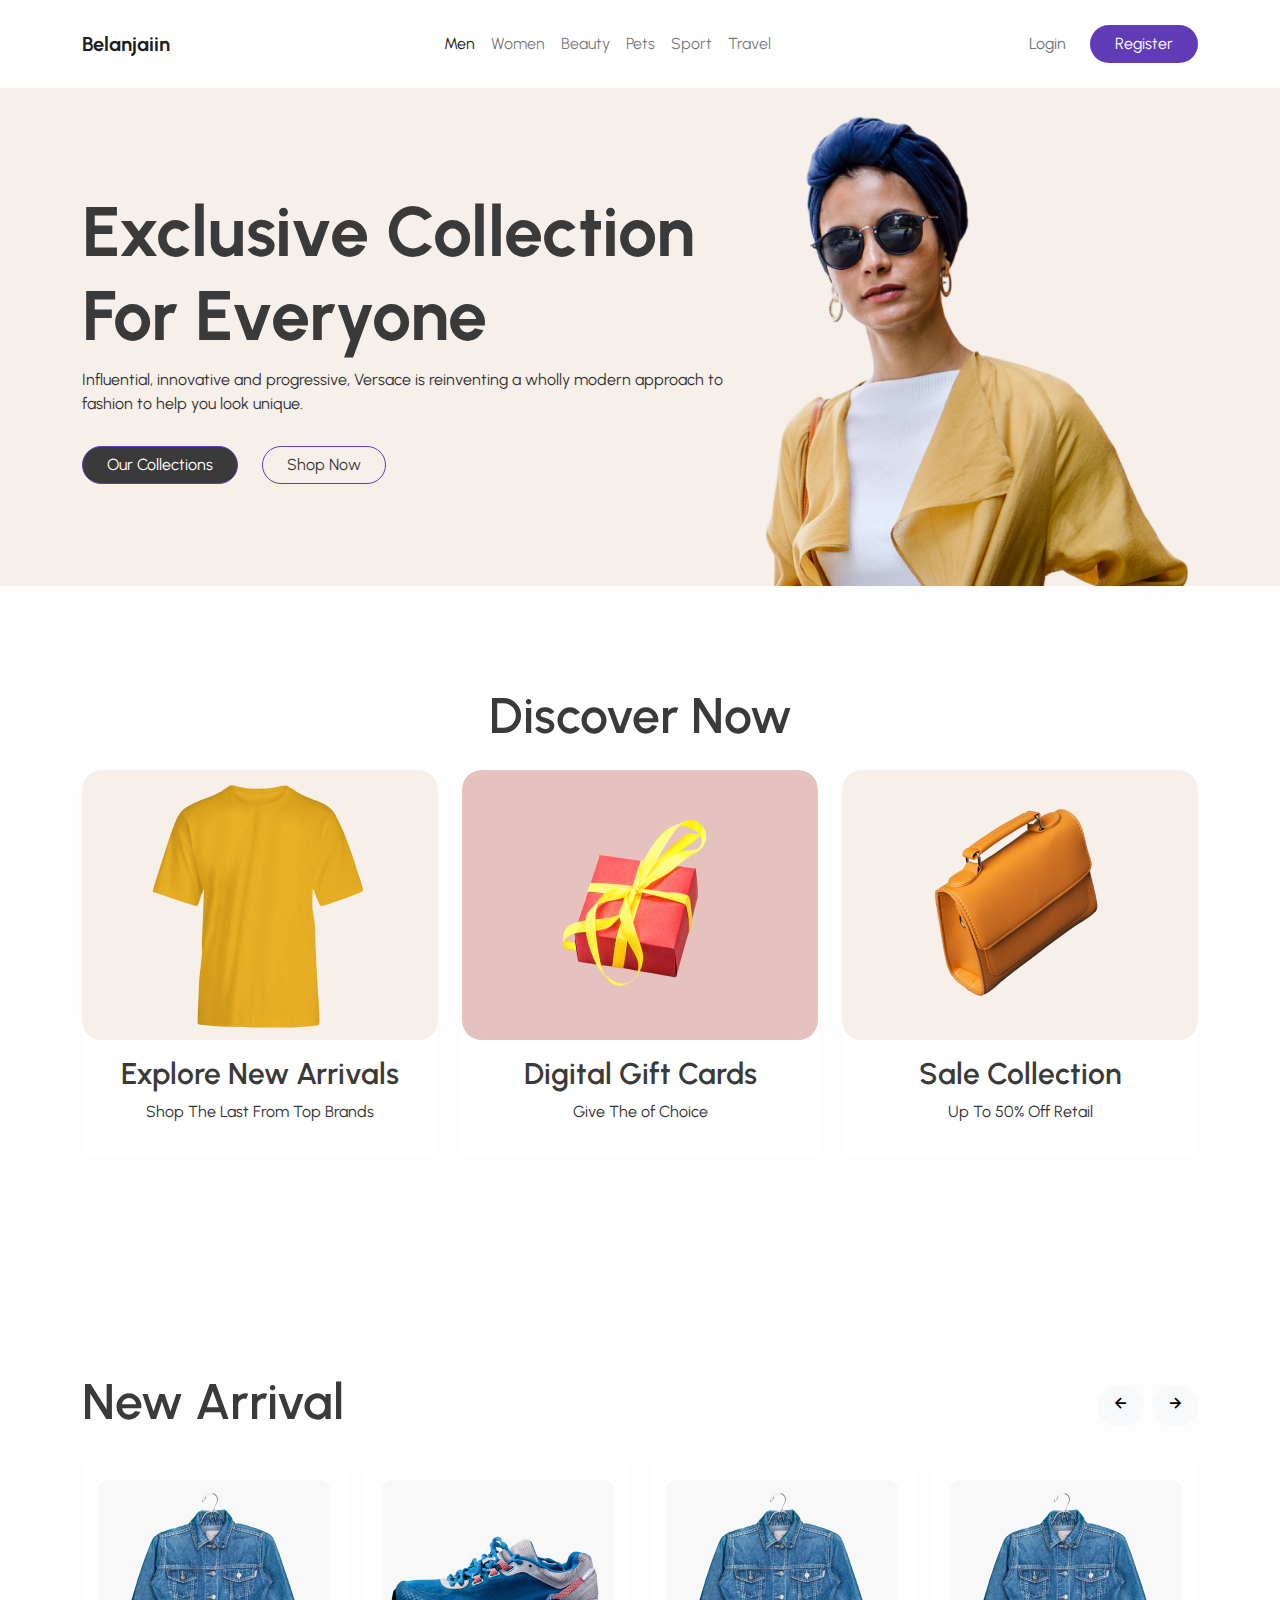
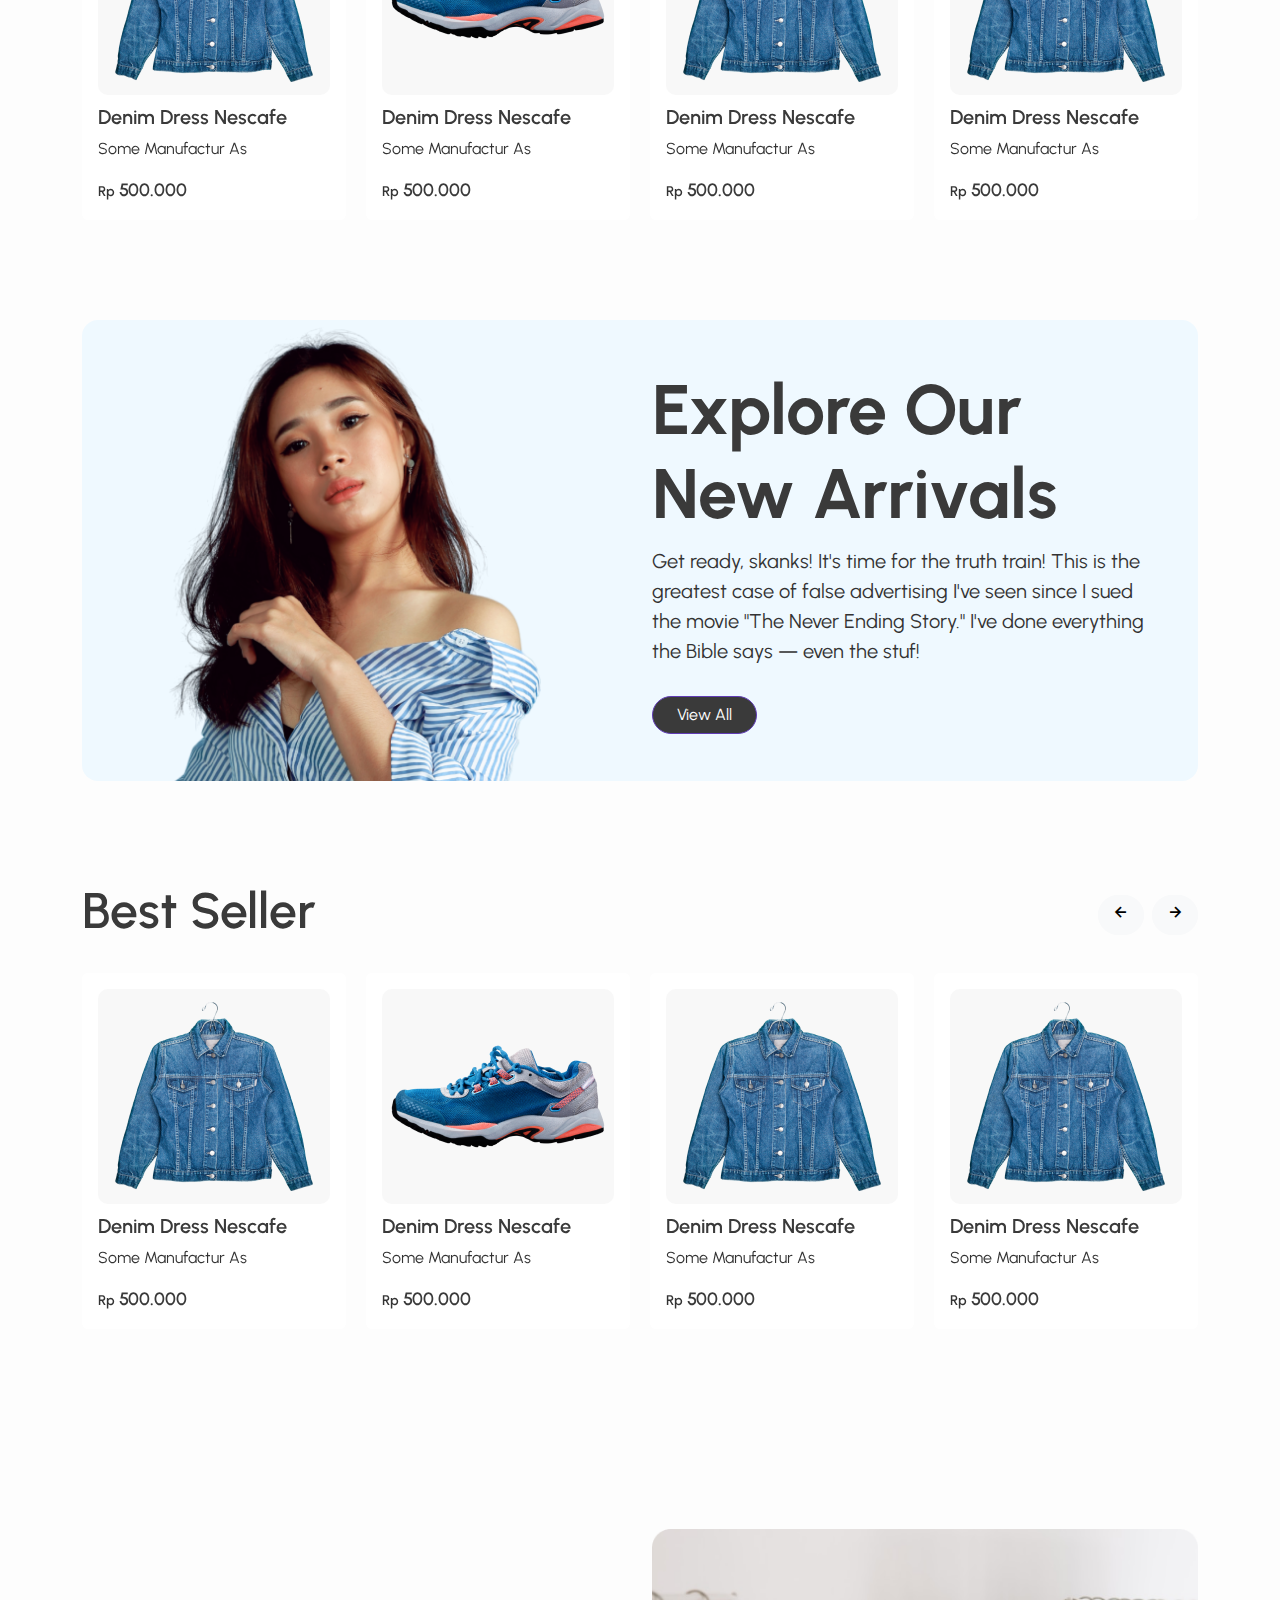
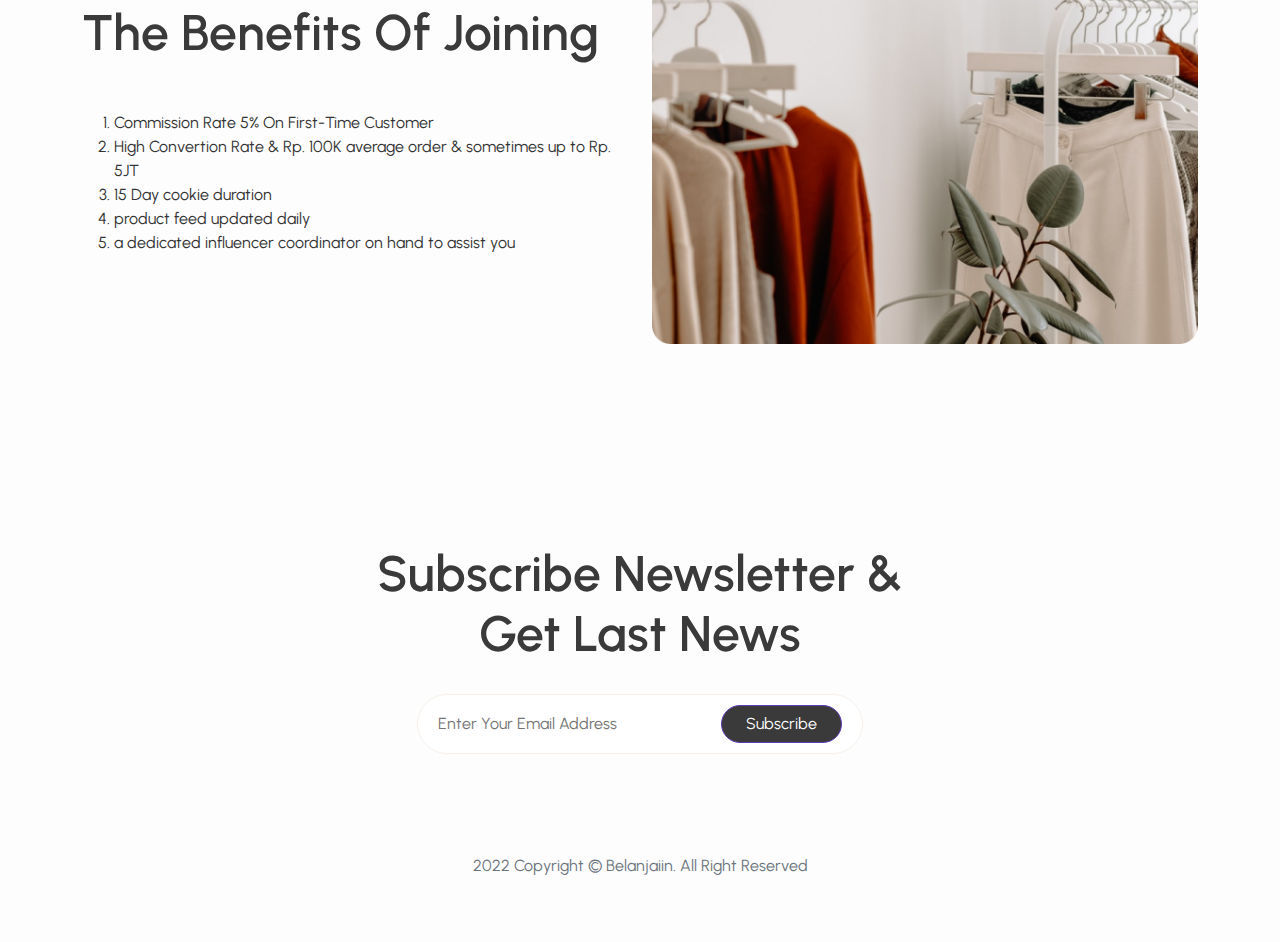
<file: index.html>
<!DOCTYPE html>
<html lang="en">

<head>
    <meta charset="UTF-8">
    <meta http-equiv="X-UA-Compatible" content="IE=edge">
    <meta name="viewport" content="width=device-width, initial-scale=1.0">
    <title>Belanjaiin - Ecommerce Terpercaya</title>

    <link rel="stylesheet" href="vendors/bootstrap/css/bootstrap.min.css">
    <link rel="stylesheet" href="vendors/boxicons-2.1.2/css/boxicons.min.css">
    <link rel="stylesheet" href="vendors/swiperjs/swiper-bundle.min.css">
    <link rel="stylesheet" href="styles/style.css">
</head>

<body>

    <!-- CODINGAN UNTUK NAVIGASI BAR -->
    <nav class="navbar navbar-expand-lg bg-white py-4">
        <div class="container">
            <!-- DUA JENIS CONTAINER, CONTAINER DAN CONTAINER FLUID. KALAU CONTAINER AJA, JARAKNYA AKAN BANYAK.
                KALAU CONTAINER FLUID, DIA AKAN DIKIT JARAKNYA -->
            <a class="navbar-brand fw-bold" href="#">Belanjaiin</a>
            <button class="navbar-toggler" type="button" data-bs-toggle="collapse"
                data-bs-target="#navbarSupportedContent" aria-controls="navbarSupportedContent" aria-expanded="false"
                aria-label="Toggle navigation">
                <span class="navbar-toggler-icon"></span>
            </button>
            <div class="collapse navbar-collapse" id="navbarSupportedContent">
                <ul class="navbar-nav mx-auto mb-2 mb-lg-0">
                    <li class="nav-item">
                        <a class="nav-link active" aria-current="page" href="#">Men</a>
                    </li>
                    <li class="nav-item">
                        <a class="nav-link" href="#">Women</a>
                    </li>
                    <li class="nav-item">
                        <a class="nav-link" href="#">Beauty</a>
                    </li>
                    <li class="nav-item">
                        <a class="nav-link" href="#">Pets</a>
                    </li>
                    <li class="nav-item">
                        <a class="nav-link" href="#">Sport</a>
                    </li>
                    <li class="nav-item">
                        <a class="nav-link" href="#">Travel</a>
                    </li>
                </ul>
                <div class="d-flex align-items-center gap-4">
                    <a href="#" class="text-secondary">Login</a>
                    <a href="#" class="btn btn-primary-store rounded-5 px-4">Register</a>
                </div>
            </div>
        </div>
    </nav>
    <!-- TUTUP NAVIGASI BAR -->

    <!-- CODINGAN UNTUK HEADER -->
    <div class="header">
        <div class="container">
            <div class="row align-items-center">
                <div class="col-md-7">
                    <h1 class="header-title">Exclusive Collection For Everyone</h1>
                    <p class="header-description">
                        Influential, innovative and progressive, Versace is reinventing
                        a wholly modern approach to fashion to help you look unique.
                    </p>
                    <div class="d-flex align-items-center gap-4">
                        <a href="#" class="btn btn-black rounded-5 px-4">Our Collections</a>
                        <a href="#" class="btn btn-outline-primary-store rounded-5 px-4">Shop Now</a>
                    </div>
                </div>
                <div class="col-md-5">
                    <img src="images/header-image.png" alt="Header Lalala" class="header-image">
                </div>
            </div>
        </div>
    </div>
    <!-- TUTUP CODINGAN UNTUK HEADER -->

    <!-- DISCOVER -->
    <section class="discover">
        <div class="container">
            <h2 class="section-title text-center mb-4">Discover Now</h2>

            <div class="row">
                <div class="col-md-4">
                    <div class="card text-center border-0 mb-3">
                        <img src="images/explore.png" class="card-img-top" alt="">

                        <div class="card-body">
                            <h5 class="card-title">Explore New Arrivals</h5>
                            <p class="section-description">
                                Shop The Last From Top Brands
                            </p>
                        </div>
                    </div>
                </div>
                <div class="col-md-4">
                    <div class="card text-center border-0 mb-3">
                        <img src="images/gift.png" class="card-img-top" alt="">

                        <div class="card-body">
                            <h5 class="card-title">Digital Gift Cards</h5>
                            <p class="section-description">
                                Give The of Choice
                            </p>
                        </div>
                    </div>
                </div>
                <div class="col-md-4">
                    <div class="card text-center border-0 mb-3">
                        <img src="images/sale.png" class="card-img-top" alt="">

                        <div class="card-body">
                            <h5 class="card-title">Sale Collection</h5>
                            <p class="section-description">
                                Up To 50% Off Retail
                            </p>
                        </div>
                    </div>
                </div>
            </div>
        </div>
    </section>
    <!-- TUTUP DISCOVER -->



    <!-- CODINGAN UNTUK ARRIVAL -->
    <section class="arrival">
        <div class="container">
            <div class="row align-items-center justify-content-between header-section mb-4">
                <h2 class="section-title col-md-7">New Arrival</h2>

                <div class="col-md-5">
                    <div class="d-flex align-items-center gap-2 float-end">
                        <button class="btn btn-light rounded-5" id="btnPrevArrival">
                            <i class='bx bx-left-arrow-alt fs-5'></i>
                        </button>
                        <button class="btn btn-light rounded-5" id="btnNextArrival">
                            <i class='bx bx-right-arrow-alt fs-5'></i>
                        </button>
                    </div>
                </div>
            </div>

            <div class="swiper" id="newArrival">
                <div class="swiper-wrapper">
                    <div class="swiper-slide">
                        <div class="card bg-white border-0">
                            <div class="card-body">
                                <img src="images/denim.png" class="product-image" alt="">
                                <h4 class="product-title">Denim Dress Nescafe</h4>
                                <p class="product-info">Some Manufactur As</p>

                                <div class="d-flex justify-content-between">
                                    <div class="product-price">
                                        <span>Rp</span> 500.000
                                    </div>
                                </div>
                            </div>
                        </div>
                    </div>
                    <div class="swiper-slide">
                        <div class="card bg-white border-0">
                            <div class="card-body">
                                <img src="images/sepatu.png" class="product-image" alt="">
                                <h4 class="product-title">Denim Dress Nescafe</h4>
                                <p class="product-info">Some Manufactur As</p>

                                <div class="d-flex justify-content-between">
                                    <div class="product-price">
                                        <span>Rp</span> 500.000
                                    </div>
                                </div>
                            </div>
                        </div>
                    </div>
                    <div class="swiper-slide">
                        <div class="card bg-white border-0">
                            <div class="card-body">
                                <img src="images/denim.png" class="product-image" alt="">
                                <h4 class="product-title">Denim Dress Nescafe</h4>
                                <p class="product-info">Some Manufactur As</p>

                                <div class="d-flex justify-content-between">
                                    <div class="product-price">
                                        <span>Rp</span> 500.000
                                    </div>
                                </div>
                            </div>
                        </div>
                    </div>
                    <div class="swiper-slide">
                        <div class="card bg-white border-0">
                            <div class="card-body">
                                <img src="images/denim.png" class="product-image" alt="">
                                <h4 class="product-title">Denim Dress Nescafe</h4>
                                <p class="product-info">Some Manufactur As</p>

                                <div class="d-flex justify-content-between">
                                    <div class="product-price">
                                        <span>Rp</span> 500.000
                                    </div>
                                </div>
                            </div>
                        </div>
                    </div>
                    <div class="swiper-slide">
                        <div class="card bg-white border-0">
                            <div class="card-body">
                                <img src="images/denim.png" class="product-image" alt="">
                                <h4 class="product-title">Denim Dress Nescafe</h4>
                                <p class="product-info">Some Manufactur As</p>

                                <div class="d-flex justify-content-between">
                                    <div class="product-price">
                                        <span>Rp</span> 500.000
                                    </div>
                                </div>
                            </div>
                        </div>
                    </div>
                </div>
            </div>
        </div>
    </section>
    <!-- TUTUP CODINGAN UNTUK ARRIVAL -->



    <!-- CODINGAN UNTUK ExPLORE NOW -->
    <div class="container">
        <div class="header px-5 rounded-4" style="background-color: #EFF9FF">
            <div class="row align-items-center justify-content-between">
                <div class="col-md-5">
                    <img src="images/explore-image.png" alt="Header Lalala" class="header-image">
                </div>
                <div class="col-md-6">
                    <h1 class="header-title">Explore Our New Arrivals</h1>
                    <p class="header-description fs-5">
                        Get ready, skanks! It's time for the truth train! This is the greatest case of false
                        advertising I've seen since I sued the movie
                        "The Never Ending Story." I've done everything the Bible says — even the stuf!
                    </p>
                    <div class="d-flex align-items-center gap-4">
                        <a href="#" class="btn btn-black rounded-5 px-4">View All</a>
                    </div>
                </div>
            </div>
        </div>
    </div>
    <!-- TUTUP CODINGAN UNTUK EKSPLORE -->


    <!-- CODINGAN UNTK BEST SELLER -->
    <section class="arrival">
        <div class="container">
            <div class="row align-items-center justify-content-between header-section mb-4">
                <h2 class="section-title col-md-7">Best Seller</h2>

                <div class="col-md-5">
                    <div class="d-flex align-items-center gap-2 float-end">
                        <button class="btn btn-light rounded-5" id="btnPrevBestSeller">
                            <i class='bx bx-left-arrow-alt fs-5'></i>
                        </button>
                        <button class="btn btn-light rounded-5" id="btnNextBestSeller">
                            <i class='bx bx-right-arrow-alt fs-5'></i>
                        </button>
                    </div>
                </div>
            </div>

            <div class="swiper" id="bestSeller">
                <div class="swiper-wrapper">
                    <div class="swiper-slide">
                        <div class="card bg-white border-0">
                            <div class="card-body">
                                <img src="images/denim.png" class="product-image" alt="">
                                <h4 class="product-title">Denim Dress Nescafe</h4>
                                <p class="product-info">Some Manufactur As</p>

                                <div class="d-flex justify-content-between">
                                    <div class="product-price">
                                        <span>Rp</span> 500.000
                                    </div>
                                </div>
                            </div>
                        </div>
                    </div>
                    <div class="swiper-slide">
                        <div class="card bg-white border-0">
                            <div class="card-body">
                                <img src="images/sepatu.png" class="product-image" alt="">
                                <h4 class="product-title">Denim Dress Nescafe</h4>
                                <p class="product-info">Some Manufactur As</p>

                                <div class="d-flex justify-content-between">
                                    <div class="product-price">
                                        <span>Rp</span> 500.000
                                    </div>
                                </div>
                            </div>
                        </div>
                    </div>
                    <div class="swiper-slide">
                        <div class="card bg-white border-0">
                            <div class="card-body">
                                <img src="images/denim.png" class="product-image" alt="">
                                <h4 class="product-title">Denim Dress Nescafe</h4>
                                <p class="product-info">Some Manufactur As</p>

                                <div class="d-flex justify-content-between">
                                    <div class="product-price">
                                        <span>Rp</span> 500.000
                                    </div>
                                </div>
                            </div>
                        </div>
                    </div>
                    <div class="swiper-slide">
                        <div class="card bg-white border-0">
                            <div class="card-body">
                                <img src="images/denim.png" class="product-image" alt="">
                                <h4 class="product-title">Denim Dress Nescafe</h4>
                                <p class="product-info">Some Manufactur As</p>

                                <div class="d-flex justify-content-between">
                                    <div class="product-price">
                                        <span>Rp</span> 500.000
                                    </div>
                                </div>
                            </div>
                        </div>
                    </div>
                    <div class="swiper-slide">
                        <div class="card bg-white border-0">
                            <div class="card-body">
                                <img src="images/denim.png" class="product-image" alt="">
                                <h4 class="product-title">Denim Dress Nescafe</h4>
                                <p class="product-info">Some Manufactur As</p>

                                <div class="d-flex justify-content-between">
                                    <div class="product-price">
                                        <span>Rp</span> 500.000
                                    </div>
                                </div>
                            </div>
                        </div>
                    </div>
                </div>
            </div>
        </div>
    </section>
    <!-- TUTUP CODINGAN UNTUK BEST SELLER -->

    
    
    <!-- BENEFIT -->
    <section class="benefits">
        <div class="container">
            <div class="row align-items-center">
                <div class="col-md-6">
                    <h2 class="section-title">The Benefits Of Joining</h2>

                    <ol class="mt-5 section-description">
                        <li>Commission Rate 5% On First-Time Customer</li>
                        <li>High Convertion Rate & Rp. 100K average order & sometimes up to Rp. 5JT</li>
                        <li>15 Day cookie duration</li>
                        <li>product feed updated daily</li>
                        <li>a dedicated influencer coordinator on hand to assist you</li>
                    </ol>
                </div>
                <div class="col-md-6">
                    <img src="images/benefit-image.png" alt="" class="benefit-image rounded-3">
                </div>
            </div>
        </div>
    </section>
    <!-- TUTUP BENEFIT -->

    

    <!-- CODINGAN UNTUK SUBSCRIBE -->
    <section class="subscribe">
        <div class="container">
            <h1 class="section-title text-center">Subscribe Newsletter & <br/> Get Last News</h1>

            <form action="#" method="get" class="form-subscribe">
                <input type="text" name="email" id="email" placeholder="Enter Your Email Address">
                <button class="btn btn-black px-4 rounded-5" type="button">Subscribe</button>
            </form>
        </div>
    </section>


    
    <footer class="container pb-5">
        <p class="text-center text-secondary">2022 Copyright &copy; Belanjaiin. All Right Reserved</p>
    </footer>

    <script src="vendors/jquery/jquery-3.6.0.min.js"></script>
    <script src="vendors/bootstrap/js/bootstrap.bundle.min.js"></script>
    <script src="vendors/swiperjs/swiper-bundle.min.js"></script>
    <script>
        var arrival = new Swiper('#newArrival', {
            slidesPerView: 4,
            spaceBetween: 20,
            loop: true,
            navigation: {
                nextEl: '#btnNextArrival',
                prevEl: '#btnPrevArrival'
            },
            breakpoints: {
                1024: {
                    slidesPerView: 4,
                },
                768: {
                    slidesPerView: 2,
                },
                320: {
                    slidesPerView: 1,
                }
            }
        })
        
        var bestSeller = new Swiper('#bestSeller', {
            slidesPerView: 4,
            spaceBetween: 20,
            loop: true,
            autoplay: {
                delay: 3000,
            },
            navigation: {
                nextEl: '#btnNextBestSeller',
                prevEl: '#btnPrevBestSeller'
            },
            breakpoints: {
                1024: {
                    slidesPerView: 4,
                },
                768: {
                    slidesPerView: 2,
                },
                320: {
                    slidesPerView: 1,
                }
            }
        })
    </script>
</body>

</html>
</file>
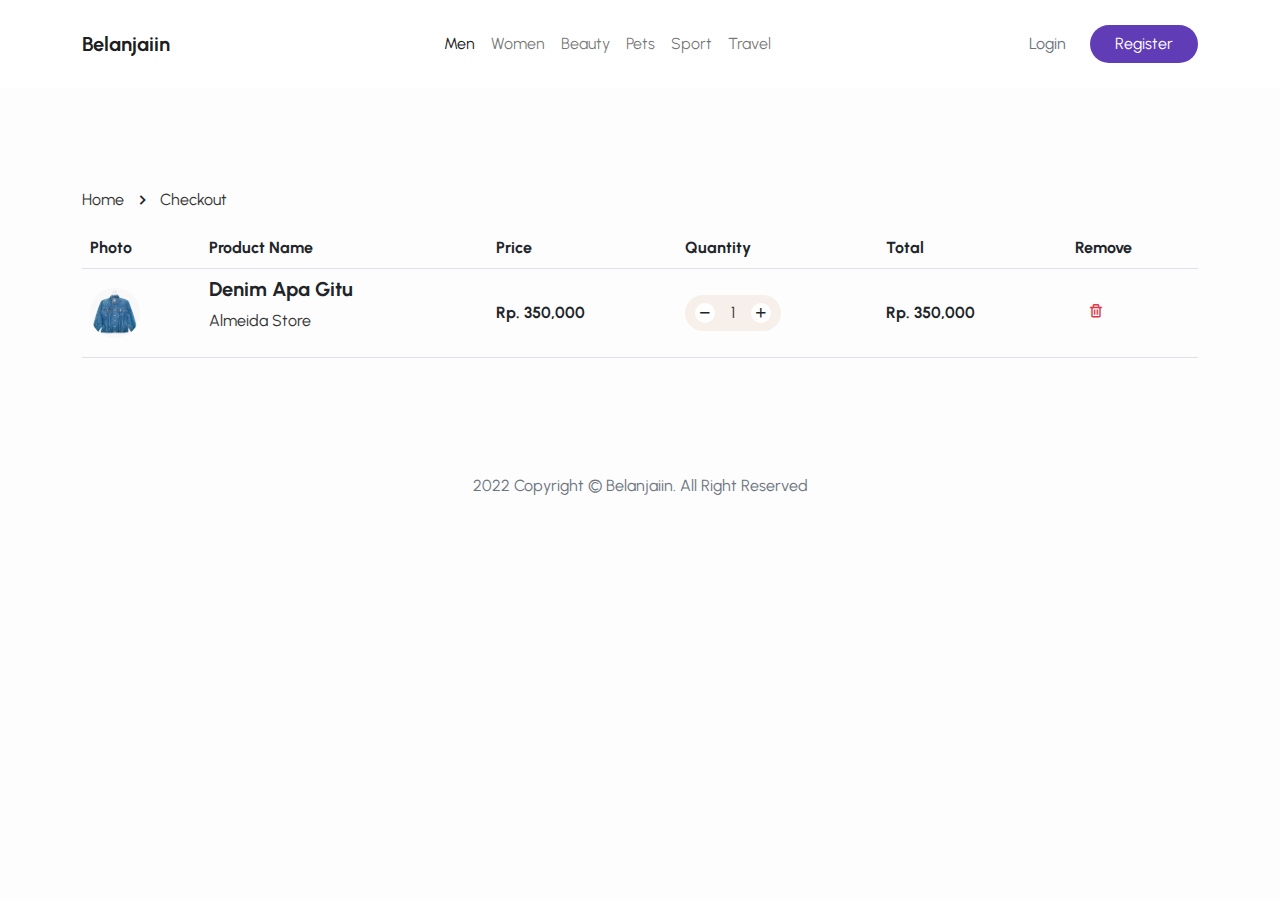
<file: cart.html>
<!DOCTYPE html>
<html lang="en">

<head>
    <meta charset="UTF-8">
    <meta http-equiv="X-UA-Compatible" content="IE=edge">
    <meta name="viewport" content="width=device-width, initial-scale=1.0">
    <title>Belanjaiin - Ecommerce Terpercaya</title>

    <link rel="stylesheet" href="vendors/bootstrap/css/bootstrap.min.css">
    <link rel="stylesheet" href="vendors/boxicons-2.1.2/css/boxicons.min.css">
    <link rel="stylesheet" href="vendors/swiperjs/swiper-bundle.min.css">
    <link rel="stylesheet" href="styles/style.css">
</head>

<body>

    <!-- CODINGAN UNTUK NAVIGASI BAR -->
    <nav class="navbar navbar-expand-lg bg-white py-4">
        <div class="container">
            <!-- DUA JENIS CONTAINER, CONTAINER DAN CONTAINER FLUID. KALAU CONTAINER AJA, JARAKNYA AKAN BANYAK.
                KALAU CONTAINER FLUID, DIA AKAN DIKIT JARAKNYA -->
            <a class="navbar-brand fw-bold" href="#">Belanjaiin</a>
            <button class="navbar-toggler" type="button" data-bs-toggle="collapse"
                data-bs-target="#navbarSupportedContent" aria-controls="navbarSupportedContent" aria-expanded="false"
                aria-label="Toggle navigation">
                <span class="navbar-toggler-icon"></span>
            </button>
            <div class="collapse navbar-collapse" id="navbarSupportedContent">
                <ul class="navbar-nav mx-auto mb-2 mb-lg-0">
                    <li class="nav-item">
                        <a class="nav-link active" aria-current="page" href="#">Men</a>
                    </li>
                    <li class="nav-item">
                        <a class="nav-link" href="#">Women</a>
                    </li>
                    <li class="nav-item">
                        <a class="nav-link" href="#">Beauty</a>
                    </li>
                    <li class="nav-item">
                        <a class="nav-link" href="#">Pets</a>
                    </li>
                    <li class="nav-item">
                        <a class="nav-link" href="#">Sport</a>
                    </li>
                    <li class="nav-item">
                        <a class="nav-link" href="#">Travel</a>
                    </li>
                </ul>
                <div class="d-flex align-items-center gap-4">
                    <a href="#" class="text-secondary">Login</a>
                    <a href="#" class="btn btn-primary-store rounded-5 px-4">Register</a>
                </div>
            </div>
        </div>
    </nav>
    <!-- TUTUP NAVIGASI BAR -->

    <section class="cart detail-product">
        <div class="container">
            <div class="breadcrumbs d-flex align-items-center gap-2 mb-3">
                <a href="#" class="m-0 section-description">Home</a>
                <i class="bx bx-chevron-right fs-5"></i>
                <p class="m-0 section-description">Checkout</p>
            </div>

            <div class="table-responsive">
                <table class="table">
                    <thead>
                        <tr>
                            <th>Photo</th>
                            <th>Product Name</th>
                            <th>Price</th>
                            <th>Quantity</th>
                            <th>Total</th>
                            <th>Remove</th>
                        </tr>
                    </thead>

                    <tbody>
                        <tr style="vertical-align: middle">
                            <td><img src="images/denim.png" width="50" height="50" style="object-fit: cover;" class="rounded-5" alt=""></td>
                            <td>
                                <h4 class="product-name fs-5 fw-bold">Denim Apa Gitu</h4>
                                <p class="product-store section-description">Almeida Store</p>
                            </td>
                            <td><p class="product-price m-0 fw-bold">Rp. 350,000</p></td>
                            <td>
                                <div class="quantity d-flex align-items-center gap-3">
                                    <span id="minus" onclick="minus()"><i class="bx bx-minus"></i></span>
                                    <p class="m-0 section-description" id="quantityCount">1</p>
                                    <span id="plus" onclick="plus()"><i class="bx bx-plus"></i></span>
                                </div>
                            </td>
                            <td><p class="product-price m-0 fw-bold">Rp. 350,000</p></td>
                            <td>
                                <a href="#" class="btn text-danger">
                                    <i class="bx bx-trash"></i>
                                </a>
                            </td>
                        </tr>
                    </tbody>
                </table>
            </div>
        </div>
    </section>

    <footer class="container pb-5">
        <p class="text-center text-secondary">2022 Copyright &copy; Belanjaiin. All Right Reserved</p>
    </footer>

    <script src="vendors/jquery/jquery-3.6.0.min.js"></script>
    <script src="vendors/bootstrap/js/bootstrap.bundle.min.js"></script>
    <script>
        function minus() {
            var x = document.getElementById("quantityCount").innerHTML;
            if (x > 1) {
                x--;
                document.getElementById("quantityCount").innerHTML = x;
            }
        }

        function plus() {
            var x = document.getElementById("quantityCount").innerHTML;
            x++;
            document.getElementById("quantityCount").innerHTML = x;
        }
    </script>
</body>

</html>
</file>
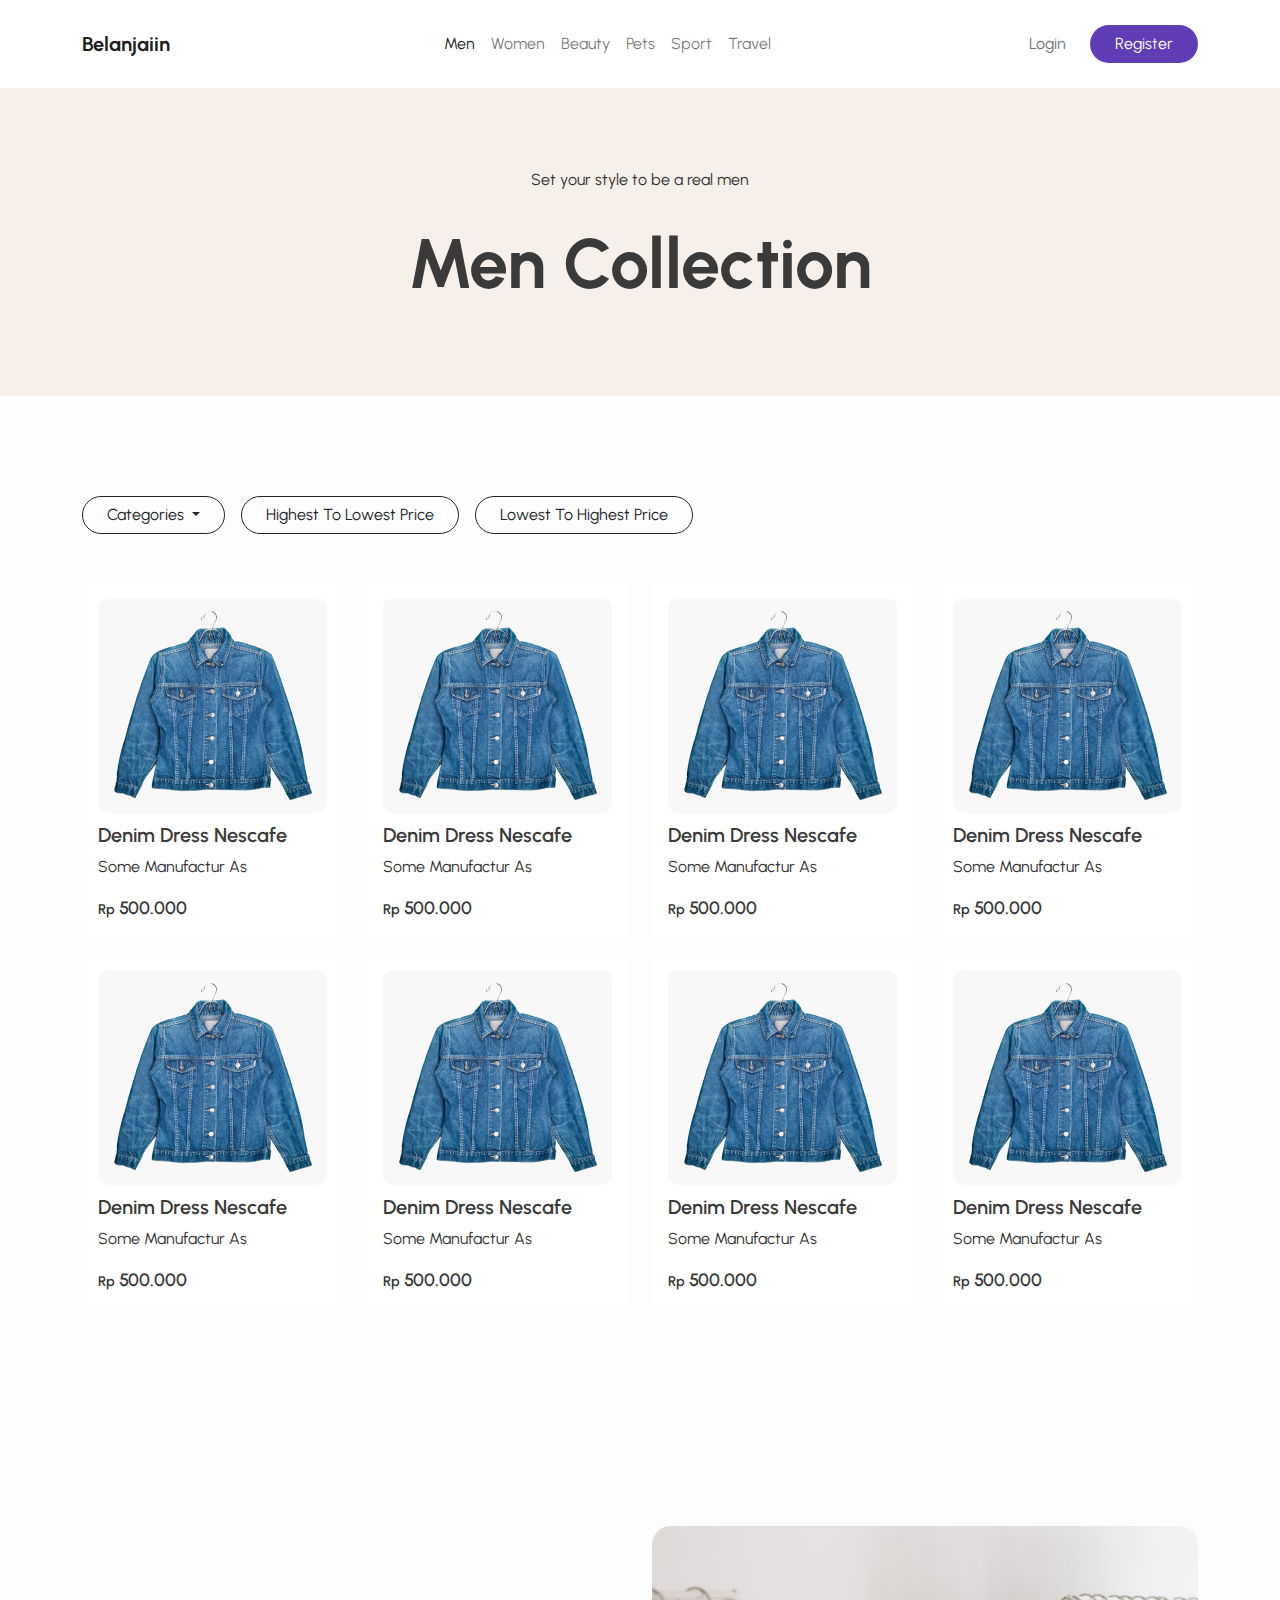
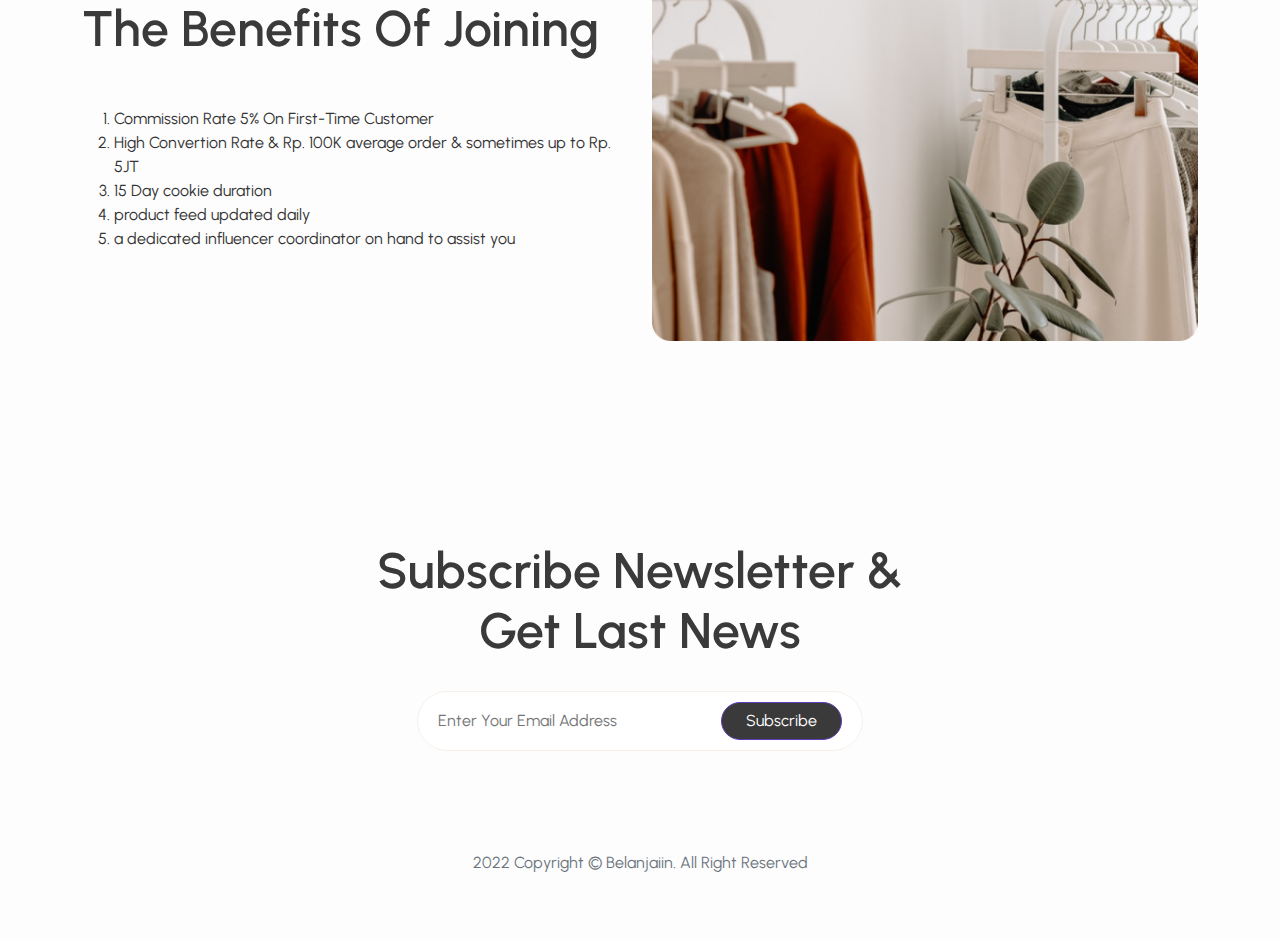
<file: collection.html>
<!DOCTYPE html>
<html lang="en">

<head>
    <meta charset="UTF-8">
    <meta http-equiv="X-UA-Compatible" content="IE=edge">
    <meta name="viewport" content="width=device-width, initial-scale=1.0">
    <title>Belanjaiin - Ecommerce Terpercaya</title>

    <link rel="stylesheet" href="vendors/bootstrap/css/bootstrap.min.css">
    <link rel="stylesheet" href="vendors/boxicons-2.1.2/css/boxicons.min.css">
    <link rel="stylesheet" href="vendors/swiperjs/swiper-bundle.min.css">
    <link rel="stylesheet" href="styles/style.css">
</head>

<body>

    <!-- CODINGAN UNTUK NAVIGASI BAR -->
    <nav class="navbar navbar-expand-lg bg-white py-4">
        <div class="container">
            <!-- DUA JENIS CONTAINER, CONTAINER DAN CONTAINER FLUID. KALAU CONTAINER AJA, JARAKNYA AKAN BANYAK.
                KALAU CONTAINER FLUID, DIA AKAN DIKIT JARAKNYA -->
            <a class="navbar-brand fw-bold" href="#">Belanjaiin</a>
            <button class="navbar-toggler" type="button" data-bs-toggle="collapse"
                data-bs-target="#navbarSupportedContent" aria-controls="navbarSupportedContent" aria-expanded="false"
                aria-label="Toggle navigation">
                <span class="navbar-toggler-icon"></span>
            </button>
            <div class="collapse navbar-collapse" id="navbarSupportedContent">
                <ul class="navbar-nav mx-auto mb-2 mb-lg-0">
                    <li class="nav-item">
                        <a class="nav-link active" aria-current="page" href="#">Men</a>
                    </li>
                    <li class="nav-item">
                        <a class="nav-link" href="#">Women</a>
                    </li>
                    <li class="nav-item">
                        <a class="nav-link" href="#">Beauty</a>
                    </li>
                    <li class="nav-item">
                        <a class="nav-link" href="#">Pets</a>
                    </li>
                    <li class="nav-item">
                        <a class="nav-link" href="#">Sport</a>
                    </li>
                    <li class="nav-item">
                        <a class="nav-link" href="#">Travel</a>
                    </li>
                </ul>
                <div class="d-flex align-items-center gap-4">
                    <a href="#" class="text-secondary">Login</a>
                    <a href="#" class="btn btn-primary-store rounded-5 px-4">Register</a>
                </div>
            </div>
        </div>
    </nav>
    <!-- TUTUP NAVIGASI BAR -->

    <!-- CODINGAN UNTUK HEADER -->
    <div class="header" style="padding: 80px 0">
        <div class="container">
            <p class="header-description text-center">Set your style to be a real men</p>
            <h1 class="header-title text-center">Men Collection</h1>
        </div>
    </div>
    <!-- TUTUP CODINGAN UNTUK HEADER -->

    <section class="products">
        <div class="container">
            <div class="d-flex gap-3 mb-5">
                <div class="dropdown">
                    <button class="btn btn-outline-dark px-4 rounded-5 dropdown-toggle" type="button" id="dropdownMenuButton1"
                        data-bs-toggle="dropdown" aria-expanded="false">
                        Categories
                    </button>
                    <ul class="dropdown-menu" aria-labelledby="dropdownMenuButton1">
                        <li><a class="dropdown-item" href="#">T-Shirt</a></li>
                        <li><a class="dropdown-item" href="#">Suit</a></li>
                        <li><a class="dropdown-item" href="#">Shoes</a></li>
                        <li><a class="dropdown-item" href="#">Jackets</a></li>
                        <li><a class="dropdown-item" href="#">Purse</a></li>
                    </ul>
                </div>
                <a href="#" class="btn btn-outline-dark rounded-5 px-4">Highest To Lowest Price</a>
                <a href="#" class="btn btn-outline-dark rounded-5 px-4">Lowest To Highest Price</a>
            </div>

            <div class="row">
                <div class="col-md-3">
                    <div class="card bg-white border-0 mb-3">
                        <div class="card-body">
                            <img src="images/denim.png" class="product-image" alt="">
                            <h4 class="product-title">Denim Dress Nescafe</h4>
                            <p class="product-info">Some Manufactur As</p>

                            <div class="d-flex justify-content-between">
                                <div class="product-price">
                                    <span>Rp</span> 500.000
                                </div>
                            </div>
                        </div>
                    </div>
                </div>
                <div class="col-md-3">
                    <div class="card bg-white border-0 mb-3">
                        <div class="card-body">
                            <img src="images/denim.png" class="product-image" alt="">
                            <h4 class="product-title">Denim Dress Nescafe</h4>
                            <p class="product-info">Some Manufactur As</p>

                            <div class="d-flex justify-content-between">
                                <div class="product-price">
                                    <span>Rp</span> 500.000
                                </div>
                            </div>
                        </div>
                    </div>
                </div>
                <div class="col-md-3">
                    <div class="card bg-white border-0 mb-3">
                        <div class="card-body">
                            <img src="images/denim.png" class="product-image" alt="">
                            <h4 class="product-title">Denim Dress Nescafe</h4>
                            <p class="product-info">Some Manufactur As</p>

                            <div class="d-flex justify-content-between">
                                <div class="product-price">
                                    <span>Rp</span> 500.000
                                </div>
                            </div>
                        </div>
                    </div>
                </div>
                <div class="col-md-3">
                    <div class="card bg-white border-0 mb-3">
                        <div class="card-body">
                            <img src="images/denim.png" class="product-image" alt="">
                            <h4 class="product-title">Denim Dress Nescafe</h4>
                            <p class="product-info">Some Manufactur As</p>

                            <div class="d-flex justify-content-between">
                                <div class="product-price">
                                    <span>Rp</span> 500.000
                                </div>
                            </div>
                        </div>
                    </div>
                </div>
                <div class="col-md-3">
                    <div class="card bg-white border-0 mb-3">
                        <div class="card-body">
                            <img src="images/denim.png" class="product-image" alt="">
                            <h4 class="product-title">Denim Dress Nescafe</h4>
                            <p class="product-info">Some Manufactur As</p>

                            <div class="d-flex justify-content-between">
                                <div class="product-price">
                                    <span>Rp</span> 500.000
                                </div>
                            </div>
                        </div>
                    </div>
                </div>
                <div class="col-md-3">
                    <div class="card bg-white border-0 mb-3">
                        <div class="card-body">
                            <img src="images/denim.png" class="product-image" alt="">
                            <h4 class="product-title">Denim Dress Nescafe</h4>
                            <p class="product-info">Some Manufactur As</p>

                            <div class="d-flex justify-content-between">
                                <div class="product-price">
                                    <span>Rp</span> 500.000
                                </div>
                            </div>
                        </div>
                    </div>
                </div>
                <div class="col-md-3">
                    <div class="card bg-white border-0 mb-3">
                        <div class="card-body">
                            <img src="images/denim.png" class="product-image" alt="">
                            <h4 class="product-title">Denim Dress Nescafe</h4>
                            <p class="product-info">Some Manufactur As</p>

                            <div class="d-flex justify-content-between">
                                <div class="product-price">
                                    <span>Rp</span> 500.000
                                </div>
                            </div>
                        </div>
                    </div>
                </div>
                <div class="col-md-3">
                    <div class="card bg-white border-0 mb-3">
                        <div class="card-body">
                            <img src="images/denim.png" class="product-image" alt="">
                            <h4 class="product-title">Denim Dress Nescafe</h4>
                            <p class="product-info">Some Manufactur As</p>

                            <div class="d-flex justify-content-between">
                                <div class="product-price">
                                    <span>Rp</span> 500.000
                                </div>
                            </div>
                        </div>
                    </div>
                </div>
            </div>

        </div>
    </section>

    <!-- BENEFIT -->
    <section class="benefits">
        <div class="container">
            <div class="row align-items-center">
                <div class="col-md-6">
                    <h2 class="section-title">The Benefits Of Joining</h2>

                    <ol class="mt-5 section-description">
                        <li>Commission Rate 5% On First-Time Customer</li>
                        <li>High Convertion Rate & Rp. 100K average order & sometimes up to Rp. 5JT</li>
                        <li>15 Day cookie duration</li>
                        <li>product feed updated daily</li>
                        <li>a dedicated influencer coordinator on hand to assist you</li>
                    </ol>
                </div>
                <div class="col-md-6">
                    <img src="images/benefit-image.png" alt="" class="benefit-image rounded-3">
                </div>
            </div>
        </div>
    </section>
    <!-- TUTUP BENEFIT -->

    <!-- CODINGAN UNTUK SUBSCRIBE -->
    <section class="subscribe">
        <div class="container">
            <h1 class="section-title text-center">Subscribe Newsletter & <br /> Get Last News</h1>

            <form action="#" method="get" class="form-subscribe">
                <input type="text" name="email" id="email" placeholder="Enter Your Email Address">
                <button class="btn btn-black px-4 rounded-5" type="button">Subscribe</button>
            </form>
        </div>
    </section>

    <footer class="container pb-5">
        <p class="text-center text-secondary">2022 Copyright &copy; Belanjaiin. All Right Reserved</p>
    </footer>

    <script src="vendors/jquery/jquery-3.6.0.min.js"></script>
    <script src="vendors/bootstrap/js/bootstrap.bundle.min.js"></script>
    <script src="vendors/swiperjs/swiper-bundle.min.js"></script>
</body>

</html>
</file>
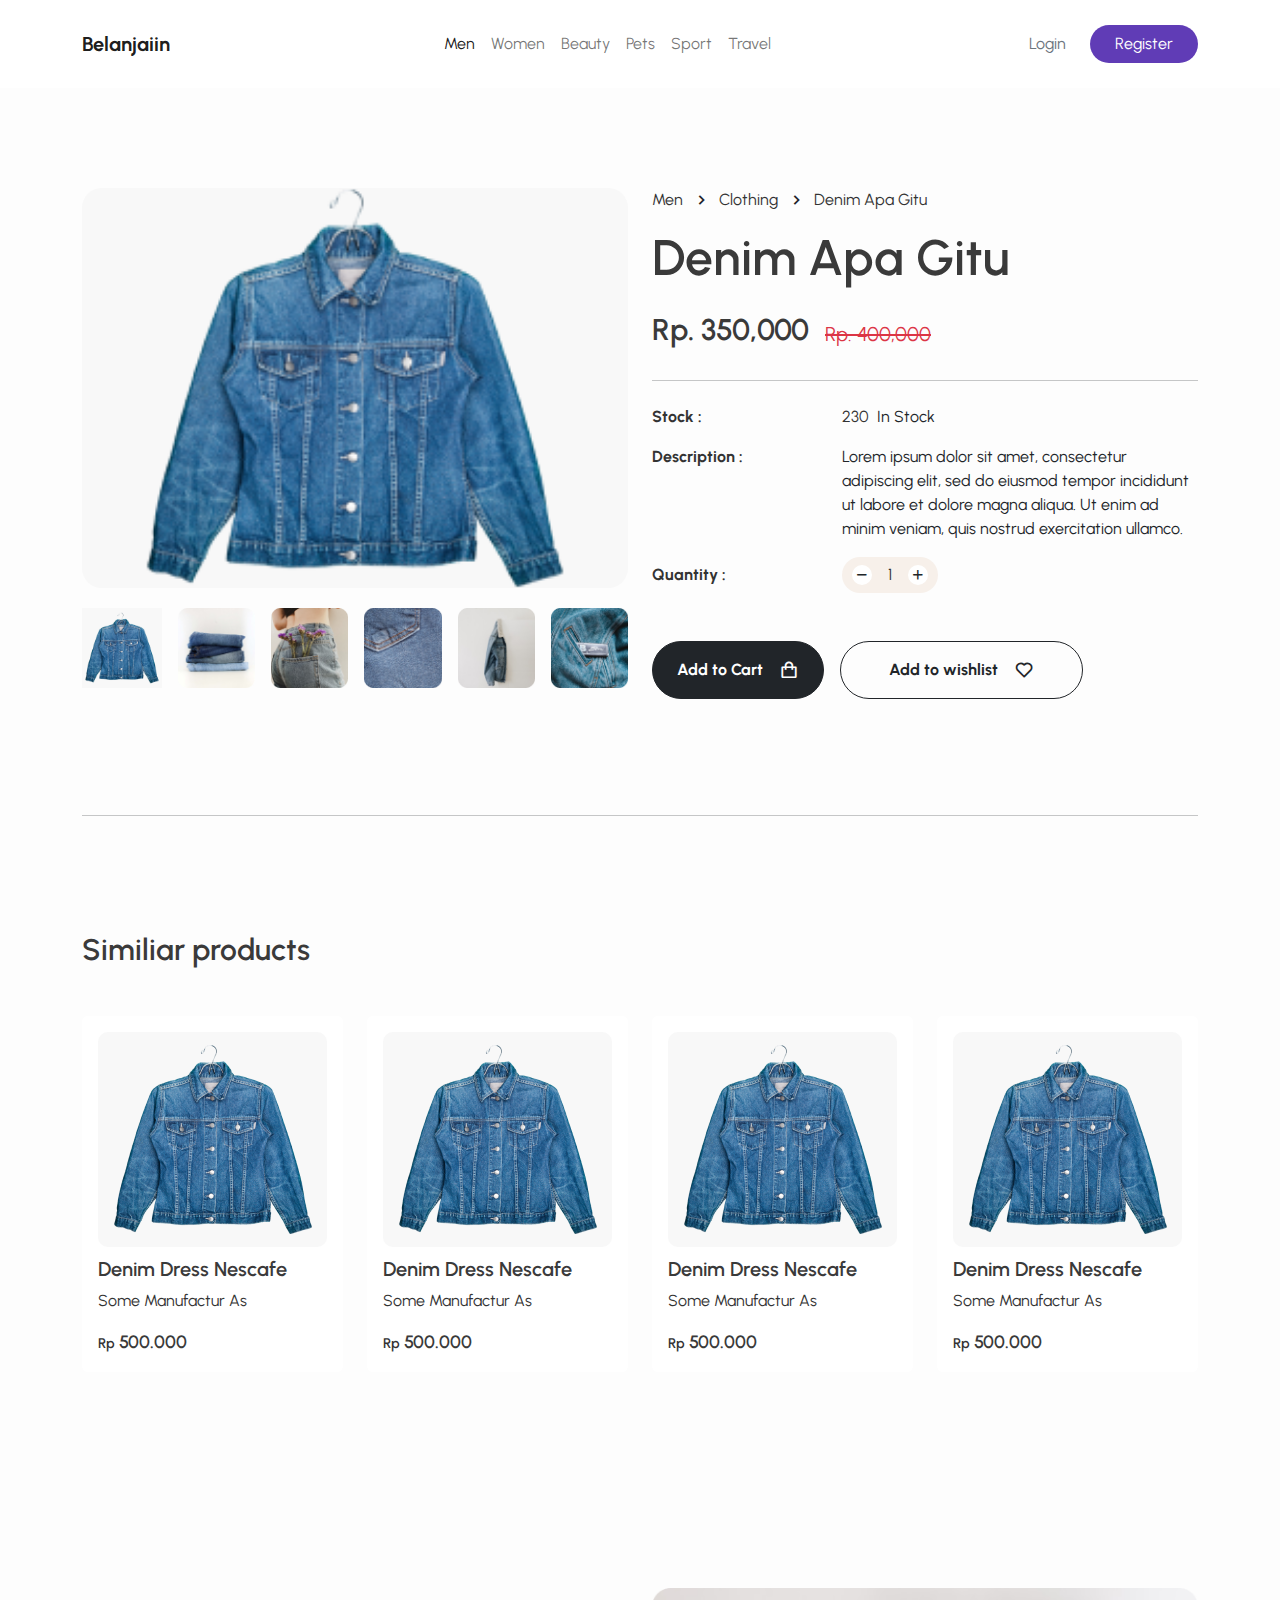
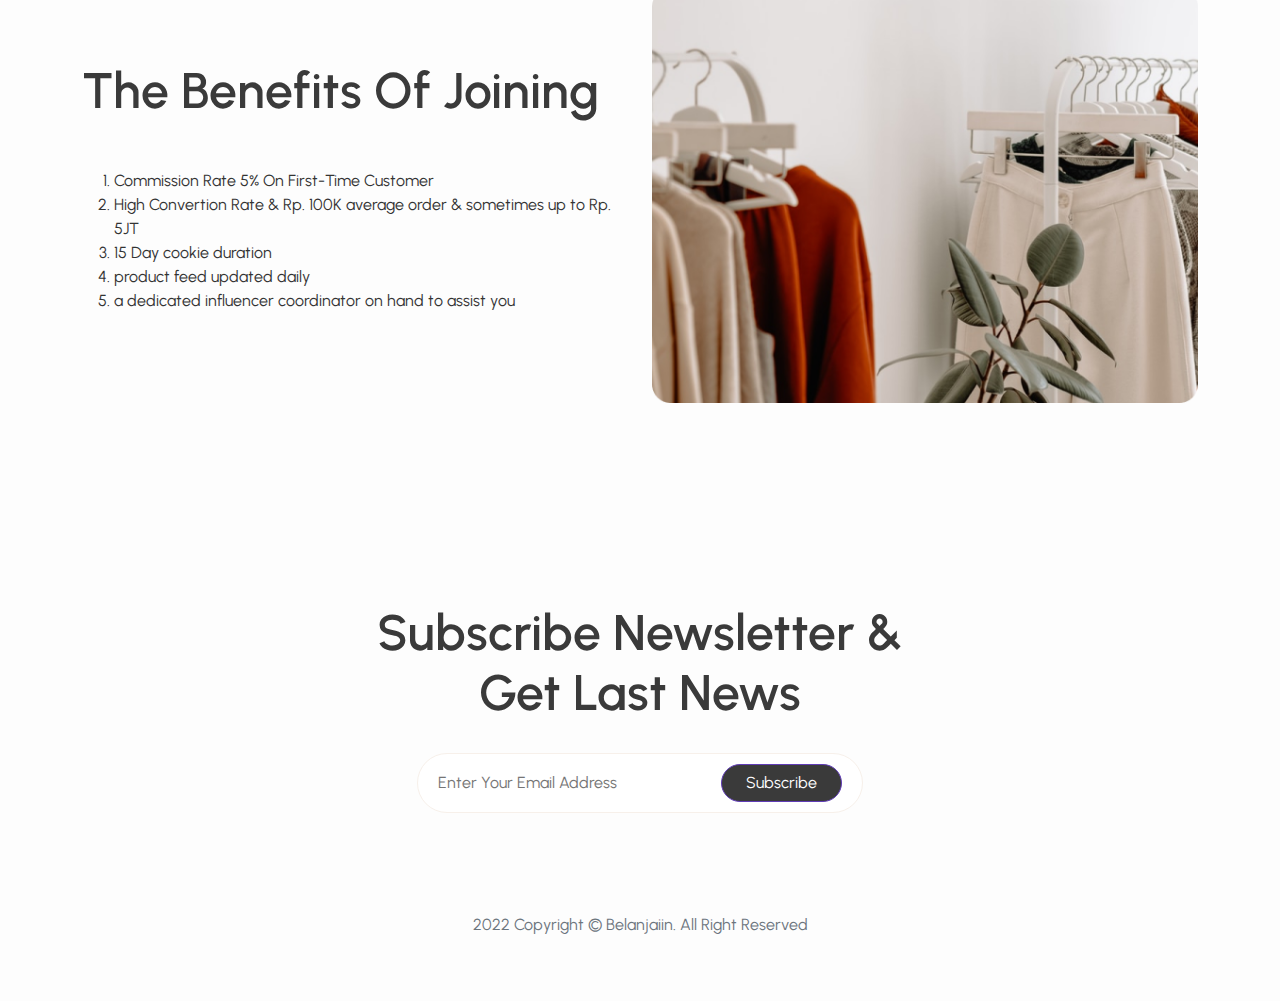
<file: detail.html>
<!DOCTYPE html>
<html lang="en">

<head>
    <meta charset="UTF-8">
    <meta http-equiv="X-UA-Compatible" content="IE=edge">
    <meta name="viewport" content="width=device-width, initial-scale=1.0">
    <title>Belanjaiin - Ecommerce Terpercaya</title>

    <link rel="stylesheet" href="vendors/bootstrap/css/bootstrap.min.css">
    <link rel="stylesheet" href="vendors/boxicons-2.1.2/css/boxicons.min.css">
    <link rel="stylesheet" href="vendors/swiperjs/swiper-bundle.min.css">
    <link rel="stylesheet" href="styles/style.css">
</head>

<body>

    <!-- CODINGAN UNTUK NAVIGASI BAR -->
    <nav class="navbar navbar-expand-lg bg-white py-4">
        <div class="container">
            <!-- DUA JENIS CONTAINER, CONTAINER DAN CONTAINER FLUID. KALAU CONTAINER AJA, JARAKNYA AKAN BANYAK.
                KALAU CONTAINER FLUID, DIA AKAN DIKIT JARAKNYA -->
            <a class="navbar-brand fw-bold" href="#">Belanjaiin</a>
            <button class="navbar-toggler" type="button" data-bs-toggle="collapse"
                data-bs-target="#navbarSupportedContent" aria-controls="navbarSupportedContent" aria-expanded="false"
                aria-label="Toggle navigation">
                <span class="navbar-toggler-icon"></span>
            </button>
            <div class="collapse navbar-collapse" id="navbarSupportedContent">
                <ul class="navbar-nav mx-auto mb-2 mb-lg-0">
                    <li class="nav-item">
                        <a class="nav-link active" aria-current="page" href="#">Men</a>
                    </li>
                    <li class="nav-item">
                        <a class="nav-link" href="#">Women</a>
                    </li>
                    <li class="nav-item">
                        <a class="nav-link" href="#">Beauty</a>
                    </li>
                    <li class="nav-item">
                        <a class="nav-link" href="#">Pets</a>
                    </li>
                    <li class="nav-item">
                        <a class="nav-link" href="#">Sport</a>
                    </li>
                    <li class="nav-item">
                        <a class="nav-link" href="#">Travel</a>
                    </li>
                </ul>
                <div class="d-flex align-items-center gap-4">
                    <a href="#" class="text-secondary">Login</a>
                    <a href="#" class="btn btn-primary-store rounded-5 px-4">Register</a>
                </div>
            </div>
        </div>
    </nav>
    <!-- TUTUP NAVIGASI BAR -->

    <!-- DETAIL PRODUCT -->
    <section class="detail-product">
        <div class="container">
            <div class="row">
                <div class="col-md-6">
                    <img src="images/denim.png" alt="" class="hero-image" id="heroImage">

                    <div class="d-flex gap-3">
                        <img src="images/denim.png" onclick="imgPreview(this.src)" alt="" class="choice-image">
                        <img src="images/detail-1.png" onclick="imgPreview(this.src)" alt="" class="choice-image">
                        <img src="images/detail-2.png" onclick="imgPreview(this.src)" alt="" class="choice-image">
                        <img src="images/detail-3.png" onclick="imgPreview(this.src)" alt="" class="choice-image">
                        <img src="images/detail-4.png" onclick="imgPreview(this.src)" alt="" class="choice-image">
                        <img src="images/detail-5.png" onclick="imgPreview(this.src)" alt="" class="choice-image">
                    </div>
                </div>
                <div class="col-md-6">
                    <div class="breadcrumbs d-flex align-items-center gap-2 mb-3">
                        <a href="#" class="m-0 section-description">Men</a>
                        <i class="bx bx-chevron-right fs-5"></i>
                        <a href="#" class="m-0 section-description">Clothing</a>
                        <i class="bx bx-chevron-right fs-5"></i>
                        <p class="m-0 section-description">Denim Apa Gitu</p>
                    </div>
                    <h2 class="section-title mb-4">Denim Apa Gitu</h2>
                    <div class="price d-flex align-items-center gap-3">
                        <h4 class="section-subtitle">Rp. 350,000</h4>
                        <p class="text-danger text-decoration-line-through fs-5 m-0">Rp. 400,000</p>
                    </div>
                    <hr class="my-4">
                    <div class="row mb-3">
                        <div class="col-4">
                            <p class="section-description fw-bold m-0">Stock :</p>
                        </div>
                        <div class="col-8">
                            <div class="d-flex align-items-center gap-2">
                                <p class="m-0 section-description">230</p>
                                <span class="text-succes">In Stock</span>
                            </div>
                        </div>
                    </div>

                    <div class="row mb-3">
                        <div class="col-4">
                            <p class="section-description fw-bold m-0">Description :</p>
                        </div>
                        <div class="col-8">
                            Lorem ipsum dolor sit amet, consectetur adipiscing elit, sed do eiusmod tempor incididunt
                            ut labore et dolore magna aliqua. Ut enim ad minim veniam, quis nostrud exercitation
                            ullamco.
                        </div>
                    </div>

                    <div class="row align-items-center">
                        <div class="col-4">
                            <p class="section-description fw-bold m-0">Quantity :</p>
                        </div>
                        <div class="col-8">
                            <div class="quantity d-flex align-items-center gap-3">
                                <span id="minus" onclick="minus()"><i class="bx bx-minus"></i></span>
                                <p class="m-0 section-description" id="quantityCount">1</p>
                                <span id="plus" onclick="plus()"><i class="bx bx-plus"></i></span>
                            </div>
                        </div>
                    </div>

                    <div class="d-flex align-items-center gap-3 mt-5">
                        <button type="submit" class="btn btn-dark py-3 px-4 rounded-5 fw-bold d-flex align-items-center gap-3">
                            Add to Cart <i class="bx bx-shopping-bag fs-5"></i>
                        </button>

                        <a href="#" class="btn btn-outline-dark py-3 px-5 rounded-5 fw-bold d-flex align-items-center gap-3">
                            Add to wishlist <i class="bx bx-heart fs-5"></i>
                        </a>
                    </div>
                </div>
            </div>
        </div>
    </section>

    <div class="container">
        <hr>
    </div>

    <section class="arrival similiar-project">
        <div class="container">
            <h2 class="section-subtitle">Similiar products</h2>

            <div class="row mt-5">
                <div class="col-md-3">
                    <div class="card bg-white border-0 mb-3">
                        <div class="card-body">
                            <img src="images/denim.png" class="product-image" alt="">
                            <h4 class="product-title">Denim Dress Nescafe</h4>
                            <p class="product-info">Some Manufactur As</p>

                            <div class="d-flex justify-content-between">
                                <div class="product-price">
                                    <span>Rp</span> 500.000
                                </div>
                            </div>
                        </div>
                    </div>
                </div>
                <div class="col-md-3">
                    <div class="card bg-white border-0 mb-3">
                        <div class="card-body">
                            <img src="images/denim.png" class="product-image" alt="">
                            <h4 class="product-title">Denim Dress Nescafe</h4>
                            <p class="product-info">Some Manufactur As</p>

                            <div class="d-flex justify-content-between">
                                <div class="product-price">
                                    <span>Rp</span> 500.000
                                </div>
                            </div>
                        </div>
                    </div>
                </div>
                <div class="col-md-3">
                    <div class="card bg-white border-0 mb-3">
                        <div class="card-body">
                            <img src="images/denim.png" class="product-image" alt="">
                            <h4 class="product-title">Denim Dress Nescafe</h4>
                            <p class="product-info">Some Manufactur As</p>

                            <div class="d-flex justify-content-between">
                                <div class="product-price">
                                    <span>Rp</span> 500.000
                                </div>
                            </div>
                        </div>
                    </div>
                </div>
                <div class="col-md-3">
                    <div class="card bg-white border-0 mb-3">
                        <div class="card-body">
                            <img src="images/denim.png" class="product-image" alt="">
                            <h4 class="product-title">Denim Dress Nescafe</h4>
                            <p class="product-info">Some Manufactur As</p>

                            <div class="d-flex justify-content-between">
                                <div class="product-price">
                                    <span>Rp</span> 500.000
                                </div>
                            </div>
                        </div>
                    </div>
                </div>
            </div>
        </div>
    </section>

    <!-- BENEFIT -->
    <section class="benefits">
        <div class="container">
            <div class="row align-items-center">
                <div class="col-md-6">
                    <h2 class="section-title">The Benefits Of Joining</h2>

                    <ol class="mt-5 section-description">
                        <li>Commission Rate 5% On First-Time Customer</li>
                        <li>High Convertion Rate & Rp. 100K average order & sometimes up to Rp. 5JT</li>
                        <li>15 Day cookie duration</li>
                        <li>product feed updated daily</li>
                        <li>a dedicated influencer coordinator on hand to assist you</li>
                    </ol>
                </div>
                <div class="col-md-6">
                    <img src="images/benefit-image.png" alt="" class="benefit-image rounded-3">
                </div>
            </div>
        </div>
    </section>
    <!-- TUTUP BENEFIT -->

    <!-- CODINGAN UNTUK SUBSCRIBE -->
    <section class="subscribe">
        <div class="container">
            <h1 class="section-title text-center">Subscribe Newsletter & <br /> Get Last News</h1>

            <form action="#" method="get" class="form-subscribe">
                <input type="text" name="email" id="email" placeholder="Enter Your Email Address">
                <button class="btn btn-black px-4 rounded-5" type="button">Subscribe</button>
            </form>
        </div>
    </section>

    <footer class="container pb-5">
        <p class="text-center text-secondary">2022 Copyright &copy; Belanjaiin. All Right Reserved</p>
    </footer>

    <script src="vendors/jquery/jquery-3.6.0.min.js"></script>
    <script src="vendors/bootstrap/js/bootstrap.bundle.min.js"></script>
    <script src="vendors/swiperjs/swiper-bundle.min.js"></script>
    <script>
        const imgPreview = src => {
            document.getElementById('heroImage').src = src;
        }

        function minus() {
            var x = document.getElementById("quantityCount").innerHTML;
            if (x > 1) {
                x--;
                document.getElementById("quantityCount").innerHTML = x;
            }
        }

        function plus() {
            var x = document.getElementById("quantityCount").innerHTML;
            x++;
            document.getElementById("quantityCount").innerHTML = x;
        }
    </script>
</body>

</html>
</file>
<file: styles/style.css>
@import url("https://fonts.googleapis.com/css2?family=Urbanist:wght@300;400;500;600;700;800;900&display=swap");
* {
  margin: 0;
  padding: 0;
  -webkit-box-sizing: border-box;
          box-sizing: border-box;
  font-family: 'Urbanist', sans-serif;
}

body {
  background-color: #FDFDFD;
}

a {
  text-decoration: none;
}

ul {
  list-style: none;
}

img {
  max-width: 100%;
}

section {
  padding: 100px 0;
}

section .section-title {
  font-size: 50px;
  font-weight: 600;
  color: #3A3A3A;
}

section .section-subtitle {
  font-size: 30px;
  font-weight: 600;
  color: #3A3A3A;
}

section .section-description {
  color: #333333;
}

.btn-primary-store {
  background-color: #603CB6;
  color: #FFFFFF;
}

.btn-primary-store:hover {
  background-color: #3A3A3A;
  color: #FFFFFF;
}

.btn-black {
  background-color: #3A3A3A;
  color: #FFFFFF;
  border: 1px solid #603CB6;
}

.btn-black:hover {
  background-color: #333333;
  color: #FFFFFF;
}

.btn-outline-primary-store {
  border: 1px solid #603CB6;
  color: #3A3A3A;
}

.subscribe .form-subscribe {
  background-color: #FFFFFF;
  padding: 10px 20px;
  border: 1px solid #F7F0EA;
  border-radius: 50px;
  margin-top: 30px;
  margin-left: auto;
  margin-right: auto;
  width: 40%;
  display: -webkit-box;
  display: -ms-flexbox;
  display: flex;
  -webkit-box-align: center;
      -ms-flex-align: center;
          align-items: center;
  -webkit-box-pack: justify;
      -ms-flex-pack: justify;
          justify-content: space-between;
  gap: 30px;
}

@media screen and (max-width: 768px) {
  .subscribe .form-subscribe {
    width: 100%;
  }
}

.subscribe .form-subscribe input {
  width: 70%;
  border: none;
}

.subscribe .form-subscribe input:focus {
  outline: none;
}

.header {
  background-color: #F7F0EA;
}

.header .header-title {
  font-size: 70px;
  font-weight: bold;
  color: #3A3A3A;
  margin-bottom: 10px;
}

.header .header-description {
  color: #333333;
  margin-bottom: 30px;
}

@media screen and (max-width: 768px) {
  .header {
    padding-top: 50px;
  }
  .header .header-title {
    font-size: 40px;
  }
}

.discover .card .card-img-top {
  height: 270px;
  -o-object-fit: cover;
     object-fit: cover;
  border-radius: 20px;
}

.discover .card .card-title {
  font-size: 30px;
  font-weight: 600;
  color: #3A3A3A;
}

.arrival .card, .products .card {
  -webkit-transition: .3s;
  transition: .3s;
}

.arrival .card .product-image, .products .card .product-image {
  height: 215px;
  -o-object-fit: cover;
     object-fit: cover;
  margin-bottom: 10px;
  border-radius: 10px;
}

.arrival .card .product-title, .products .card .product-title {
  font-size: 20px;
  font-weight: 600;
  color: #3A3A3A;
}

.arrival .card .product-info, .products .card .product-info {
  color: #333333;
}

.arrival .card .product-price, .products .card .product-price {
  font-size: 18px;
  font-weight: 600;
  color: #3A3A3A;
}

.arrival .card .product-price span, .products .card .product-price span {
  font-size: 14px;
  color: #333333;
}

.arrival .card:hover, .products .card:hover {
  -webkit-transform: translateY(-5px);
          transform: translateY(-5px);
  -webkit-box-shadow: 0px 0px 30px rgba(105, 105, 105, 0.1);
          box-shadow: 0px 0px 30px rgba(105, 105, 105, 0.1);
}

.detail-product .hero-image {
  width: 100%;
  height: 400px;
  -o-object-fit: cover;
     object-fit: cover;
  border-radius: 20px;
  margin-bottom: 20px;
}

.detail-product .choice-image {
  width: 80px;
  height: 80px;
  -o-object-fit: cover;
     object-fit: cover;
  cursor: pointer;
}

.detail-product .quantity {
  width: -webkit-max-content;
  width: -moz-max-content;
  width: max-content;
  border-radius: 50px;
  background-color: #F7F0EA;
  padding: 6px 10px;
}

.detail-product .quantity span {
  display: -webkit-box;
  display: -ms-flexbox;
  display: flex;
  -webkit-box-pack: center;
      -ms-flex-pack: center;
          justify-content: center;
  -webkit-box-align: center;
      -ms-flex-align: center;
          align-items: center;
  width: 20px;
  height: 20px;
  border-radius: 50%;
  background-color: #FFFFFF;
  cursor: pointer;
}
/*# sourceMappingURL=style.css.map */
</file>
